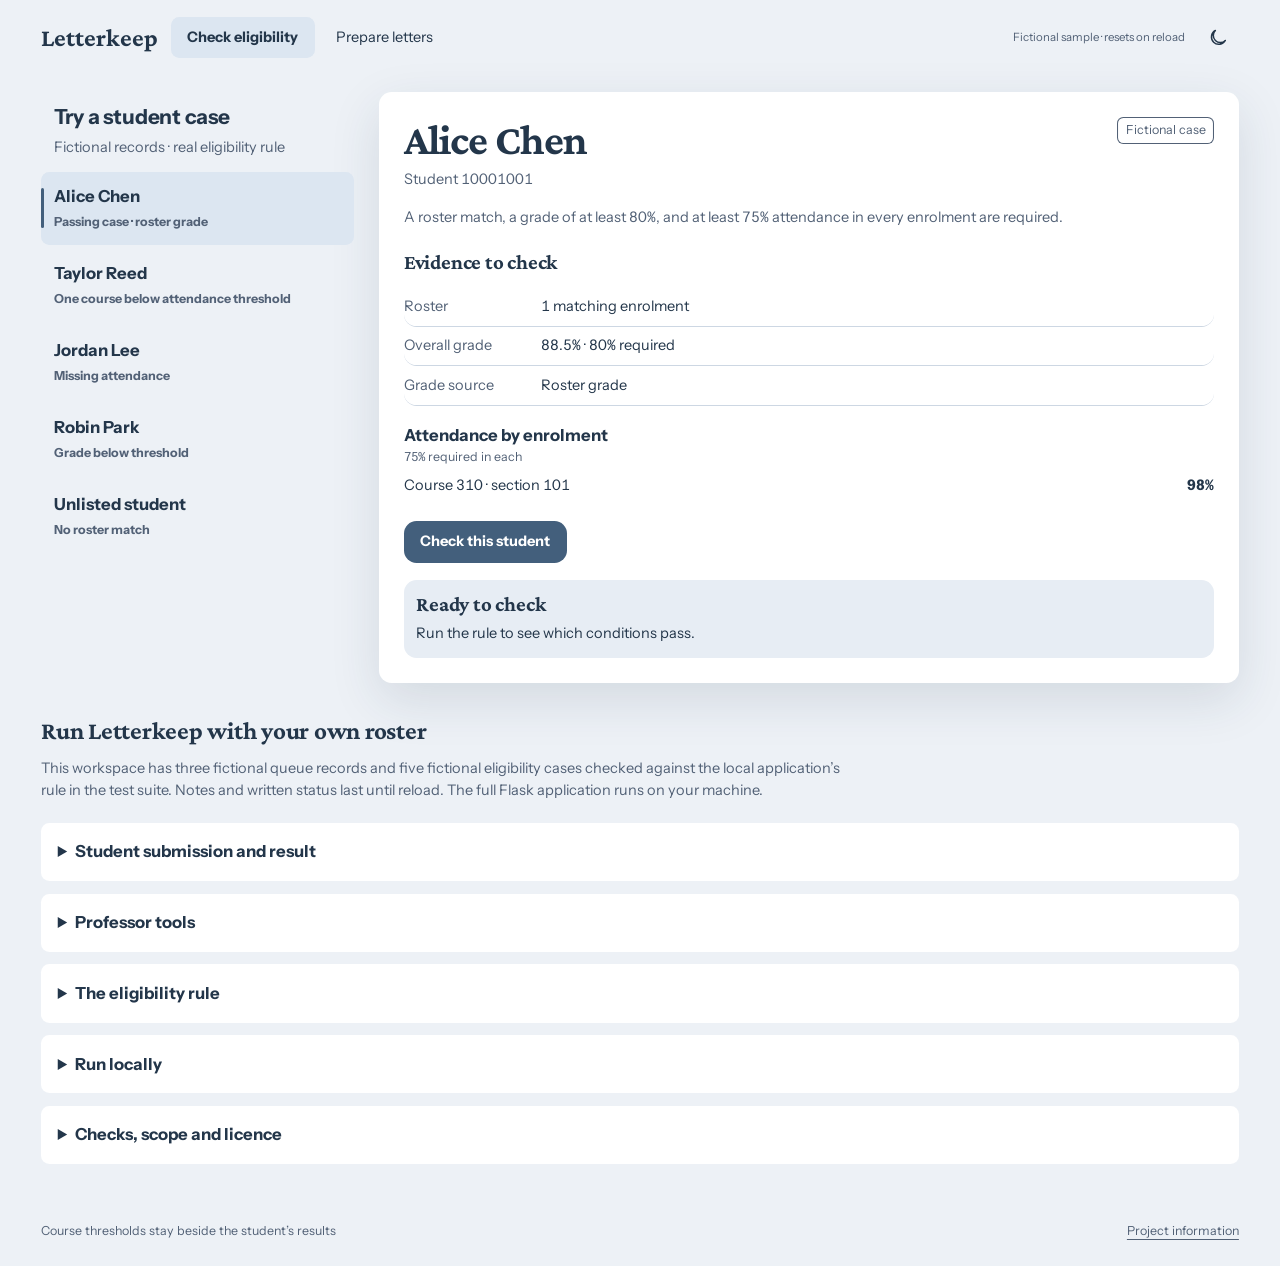
<file: docs/index.html>
<!doctype html>
<html data-suite-scale="fluid" lang="en" data-theme="light"><head><meta charset="utf-8"><meta name="viewport" content="width=device-width,initial-scale=1"><meta name="description" content="Check fictional eligibility cases, then prepare reference letters with course evidence and notes. Run the full local application with your own roster."><title>Letterkeep — Reference letters</title><script src="theme.js"></script><link rel="stylesheet" href="fonts.css"><link rel="stylesheet" href="tokens.css"><link rel="stylesheet" href="base.css"><link rel="stylesheet" href="style.css"><link rel="stylesheet" href="scale.css"></head>
<body data-project="letterkeep"><a class="skip" href="#eligibility-main">Skip to work</a>

<header data-header-form="queue-switch"><p class="wordmark">Letterkeep</p><nav class="workspace-nav" aria-label="Workspace"><button id="check-view" aria-current="page">Check eligibility</button><button id="queue-view">Prepare letters</button></nav><nav hidden class="folders segmented" aria-label="Letter folders"><button id="waiting-folder" aria-current="page">Waiting <span id="waiting-count">3</span></button><button id="written-folder">Written <span id="written-count">0</span></button></nav><p class="local-copy">Fictional sample · resets on reload</p></header>
<div id="eligibility-desk" class="desk eligibility-desk">
 <aside class="inbox"><div class="inbox-heading"><h2>Try a student case</h2><p>Fictional records · real eligibility rule</p></div><div id="case-list"></div></aside>
 <main id="eligibility-main" class="student-record panel raised" tabindex="-1" aria-labelledby="case-name">
  <div class="student-heading"><div><h1 id="case-name"></h1><p id="case-number"></p></div><span class="badge">Fictional case</span></div>
  <p class="case-intro">A roster match, a grade of at least 80%, and at least 75% attendance in every enrolment are required.</p>
  <section class="rule-evidence"><h2>Evidence to check</h2><dl id="case-evidence"></dl><h3>Attendance by enrolment <small>75% required in each</small></h3><div id="case-enrolments"></div></section>
  <div class="check-actions"><button id="run-check" class="primary" disabled>Check this student</button><button id="open-case-queue" hidden>Open in letter queue</button></div>
  <section id="check-result" role="status" aria-live="polite"><h2>Ready to check</h2><p>Run the rule to see which conditions pass.</p></section>
 </main>
</div>
<div id="faculty-desk" hidden class="desk working-object" data-alignment="queue-and-record-two-pane">
 <aside class="inbox"><div class="inbox-heading"><h2>Letters to prepare</h2><p id="queue-summary">3 waiting for a letter</p></div><div id="student-list"></div><p class="queue-note">Roster order <span class="key-hint">J / K to move</span></p></aside>
 <main id="main" class="student-record panel raised"><section id="empty-record" hidden><h1>No letters written yet</h1><p>Choose Waiting to open a record.</p></section><div class="record-content"><div class="student-heading"><div><h1 id="student-name">Alice Chen</h1><p id="student-number">Course 310, section 101</p></div><span class="badge success">Eligible</span></div><section class="metrics"><div class="metric"><span>Overall grade</span><strong id="grade">88.5%</strong><p>80% required</p><div class="metric-track"><span id="grade-bar"></span><i style="left:80%"></i></div></div><div class="metric"><span>Attendance</span><strong id="attendance">98%</strong><p>75% required</p><div class="metric-track"><span id="attendance-bar"></span><i style="left:75%"></i></div></div></section><div class="preparation-grid"><section class="documents" aria-labelledby="evidence-title"><h3 id="evidence-title">Course evidence</h3><p id="grade-source"></p><div id="evidence-preview"></div></section><section id="notes-section"><div class="notes-heading"><label for="notes">Notes for the letter</label><span>Notes reset on reload</span></div><div class="prompt-chips"><button data-prompt="How I know the student">How I know the student</button><button data-prompt="Work I observed">Work I observed</button><button data-prompt="Evidence of readiness">Evidence of readiness</button></div><textarea id="notes" rows="5" aria-label="Letter notes" placeholder="Choose a prompt to begin your notes"></textarea><div class="record-actions"><button class="primary" data-main-action id="start-notes">Start letter notes</button><button id="mark-written">Mark letter written</button></div><p class="session-note">Notes and written status reset on reload.</p></section></div><p id="record-status" role="status">Letter waiting to be written.</p></div></main>
</div>
<section class="project-guide" aria-labelledby="guide-title">
  <h2 id="guide-title">Run Letterkeep with your own roster</h2>
  <p>This workspace has three fictional queue records and five fictional eligibility cases checked against the local application’s rule in the test suite. Notes and written status last until reload. The full Flask application runs on your machine.</p>
  <div class="guide-grid">
    <details><summary>Student submission and result</summary>
      <p>The student sees the conditions before submitting their student number, transcript PDF, letter of interest and consent. A PDF grade is used when available, with manual entry as the fallback. The result shows which conditions are met, with roster names and enrolments kept private.</p>
      <div class="guide-shots"><figure><img src="screenshot-student.png" alt="Student submission form in the local app" loading="lazy"><figcaption>Student submission</figcaption></figure><figure><img src="screenshot-result.png" alt="Eligibility result in the local app" loading="lazy"><figcaption>Result and conditions</figcaption></figure></div>
    </details>
    <details><summary>Professor tools</summary>
      <p>The local professor dashboard has counts, recent checks and a quick student check. Eligible students can be marked written, moved back or removed. Uploaded documents can be downloaded. Roster, import, roster files, documents and threshold/notification settings retain their own pages.</p>
      <div class="guide-shots"><figure><img src="screenshot-dashboard.png" alt="Professor dashboard in the local app" loading="lazy"><figcaption>Dashboard and recent checks</figcaption></figure><figure><img src="screenshot-eligible.png" alt="Eligible student list in the local app" loading="lazy"><figcaption>Waiting and written letters</figcaption></figure></div>
    </details>
    <details><summary>The eligibility rule</summary>
      <ol><li>The student number must appear in an imported roster.</li><li>The grade must meet the threshold, initially 80%. Its source is recorded, including professor overrides.</li><li>Attendance must meet the threshold, initially 75%, in every enrolment. A missing rate or one course below the threshold fails this condition.</li></ol>
      <p>Roster imports accept common column spellings in any order and case. Course, section, year and term come from the import form. Absence values of 0.04 and 4 both mean four percent.</p>
    </details>
    <details id="run"><summary>Run locally</summary>
      <pre><code>git clone https://github.com/NickkkLian/Prof-Reference-System.git
cd Prof-Reference-System
python3 -m pip install -r requirements.txt
python3 run_web.py --seed</code></pre>
      <p>Python 3.10 or newer. The seed contains fifteen fictional students in two courses. The server listens on this machine at port 5001 and prints separate student and professor addresses. The professor address is the access key. SQLite, rosters and uploads stay on the machine running the app.</p>
    </details>
    <details><summary>Checks, scope and licence</summary>
      <pre><code>python3 -m pytest tests -q
python3 break_check.py</code></pre>
      <p>This public v1 snapshot was built for a faculty client whose name is withheld. The version in use is maintained privately. Desktop packaging, scanned-transcript OCR and actual email delivery require separate checks. Notifications send only when both an address and an API key are configured.</p>
      <p><a href="https://github.com/NickkkLian/Prof-Reference-System">Source and full documentation</a> · <a href="https://github.com/NickkkLian/Prof-Reference-System/blob/main/LICENSE">MIT licence</a></p>
    </details>
  </div>
</section>
<footer><span>Course thresholds stay beside the student’s results</span><a href="https://github.com/NickkkLian/Prof-Reference-System">Project information</a></footer><div class="toast" id="undo-toast" hidden role="status"><span>Letter marked written</span><button id="undo">Undo</button></div>

<script src="base.js"></script><script src="data.js"></script><script src="eligibility.js"></script><script src="app.js"></script></body></html>
</file>
<file: docs/fonts.css>
@font-face { font-family: "Crimson Pro"; src: url("fonts/CrimsonPro-Regular.woff2") format("woff2"); font-weight: 400; font-style: normal; font-display: swap; }
@font-face { font-family: "Crimson Pro"; src: url("fonts/CrimsonPro-Bold.woff2") format("woff2"); font-weight: 700; font-style: normal; font-display: swap; }
@font-face { font-family: "Instrument Sans"; src: url("fonts/InstrumentSans-Regular.woff2") format("woff2"); font-weight: 400; font-style: normal; font-display: swap; }
@font-face { font-family: "Instrument Sans"; src: url("fonts/InstrumentSans-Bold.woff2") format("woff2"); font-weight: 700; font-style: normal; font-display: swap; }
</file>
<file: docs/tokens.css>
:root { --display: "Crimson Pro",serif; --body: "Instrument Sans",sans-serif; --mono: "Instrument Sans",sans-serif; --radius: calc(8 * var(--suite-px, 1px)); --surface-radius: calc(10 * var(--suite-px, 1px)); --base: #edf1f6; --surface: #ffffff; --soft: #e7edf4; --text: #23364a; --muted: #526176; --line: #cdd7e3; --accent: #435f7c; --selection: #dce6f1; --shadow-color: #22364c20; }
:root[data-theme=dark] { --base: #17232f; --surface: #223142; --soft: #2c3c50; --text: #f1f5fa; --muted: #b5c4d5; --line: #455970; --accent: #b1cbe7; --selection: #344e6a; --shadow-color: #08111e80; --on-accent: var(--base); }
</file>
<file: docs/base.css>
* { box-sizing: border-box; border-radius: inherit; }
:root { --radius: calc(8 * var(--suite-px, 1px)); --surface-radius: calc(12 * var(--suite-px, 1px)); --ease: cubic-bezier(.23,1,.32,1); --shadow: 0 calc(16 * var(--suite-px, 1px)) calc(48 * var(--suite-px, 1px)) var(--shadow-color); --mask: #000; --success: #256343; --success-soft: #e5f3e9; --warning: #795015; --warning-soft: #fff1d6; --danger: #a12c38; --danger-soft: #fce8ea; --on-accent: #fff; --backdrop: #10182780; border-radius: var(--radius); }
:root[data-theme=dark] { --success: #a4dabb; --success-soft: #1c392a; --warning: #f1cf90; --warning-soft: #46381e; --danger: #f6b0b9; --danger-soft: #4c2630; }
body { margin: 0; background: var(--base); color: var(--text); font: calc(16 * var(--suite-px, 1px))/1.5 var(--body); font-variant-numeric: tabular-nums; }
button, input, select, textarea { font: inherit; color: inherit; }
button, select, summary { cursor: pointer; }
button, .button { display: inline-flex; justify-content: center; align-items: center; gap: calc(8 * var(--suite-px, 1px)); height: calc(40 * var(--suite-px, 1px)); padding: 0 calc(16 * var(--suite-px, 1px)); border: 0; background: var(--soft); text-decoration: none; font-size: calc(14 * var(--suite-px, 1px)); font-weight: 700; white-space: nowrap; transition: transform 160ms var(--ease), opacity 180ms var(--ease); }
button:active, .button:active { transform: scale(.97); }
button:disabled { opacity: .5; cursor: default; }
button:hover, .button:hover { opacity: .85; }
.primary { color: var(--on-accent); background: var(--accent); }
.ghost { background: transparent; }
.icon-button { width: calc(40 * var(--suite-px, 1px)); padding: calc(8 * var(--suite-px, 1px)); flex-shrink: 0; }
svg.icon { display: block; width: calc(20 * var(--suite-px, 1px)); height: calc(20 * var(--suite-px, 1px)); fill: none; stroke: currentColor; stroke-width: 1.7; stroke-linecap: round; stroke-linejoin: round; }
input, textarea, select { border: 0; background: var(--surface); box-shadow: inset 0 0 0 calc(1 * var(--suite-px, 1px)) var(--line); }
::placeholder { color: var(--muted); opacity: 1; }
input, select { height: calc(40 * var(--suite-px, 1px)); padding: calc(8 * var(--suite-px, 1px)) calc(12 * var(--suite-px, 1px)); min-width: 0; }
select { appearance: none; padding-right: calc(32 * var(--suite-px, 1px)); }
textarea { padding: calc(16 * var(--suite-px, 1px)); resize: vertical; width: 100%; }
a { color: inherit; text-underline-offset: calc(4 * var(--suite-px, 1px)); }
button, a, input, textarea, summary { outline-offset: calc(4 * var(--suite-px, 1px)); }
:focus-visible { outline: calc(2 * var(--suite-px, 1px)) solid var(--accent); }
h1,h2,h3,p,figure,pre,dl,dd { margin: 0; }
h1 { font: 700 clamp(calc(32 * var(--suite-px, 1px)),min(3.34vw, calc(41.082 * var(--suite-px, 1px))),calc(48 * var(--suite-px, 1px)))/1.08 var(--display); letter-spacing: -.02em; }
h2 { font: 700 calc(24 * var(--suite-px, 1px))/1.2 var(--display); letter-spacing: -.01em; }
h3 { font-size: calc(16 * var(--suite-px, 1px)); }
.muted, small { color: var(--muted); }
small { font-size: calc(12 * var(--suite-px, 1px)); }
.panel { border-radius: var(--surface-radius); background: var(--surface); }
.raised { box-shadow: var(--shadow); }
.badge { display: inline-flex; align-items: center; gap: calc(8 * var(--suite-px, 1px)); border-radius: calc(999 * var(--suite-px, 1px)); background: var(--soft); color: var(--muted); padding: calc(4 * var(--suite-px, 1px)) calc(8 * var(--suite-px, 1px)); font-size: calc(12 * var(--suite-px, 1px)); font-weight: 700; white-space: nowrap; }
.badge::before { content: ''; width: calc(6 * var(--suite-px, 1px)); height: calc(6 * var(--suite-px, 1px)); border-radius: 50%; background: currentColor; }
.badge.success { color: var(--success); background: var(--success-soft); }
.badge.warning { color: var(--warning); background: var(--warning-soft); }
.badge.danger { color: var(--danger); background: var(--danger-soft); }
.segmented { display: inline-flex; gap: calc(4 * var(--suite-px, 1px)); padding: calc(4 * var(--suite-px, 1px)); background: var(--soft); width: fit-content; position: relative; }
.segmented button { background: transparent; height: calc(32 * var(--suite-px, 1px)); padding: 0 calc(12 * var(--suite-px, 1px)); position: relative; z-index: 1; }
.segmented button[aria-pressed=true], .segmented button[aria-current] { color: var(--text); }
.segment-indicator { position: absolute; top: calc(4 * var(--suite-px, 1px)); left: calc(4 * var(--suite-px, 1px)); height: calc(32 * var(--suite-px, 1px)); width: var(--segment-width, 0px); background: var(--surface); box-shadow: 0 calc(2 * var(--suite-px, 1px)) calc(8 * var(--suite-px, 1px)) var(--shadow-color); transition: transform 180ms var(--ease); pointer-events: none; }
.tab-scroll { max-width: 100%; overflow: auto; scrollbar-width: none; mask-image: linear-gradient(to right, var(--mask) 94%, transparent); }
.tab-overflow { position: relative; min-width: 0; max-width: 100%; --scroll-surface: var(--surface); }
.tab-overflow .tab-scroll { mask-image: none; }
.tab-overflow.is-overflow::after { content: ''; position: absolute; top: 0; right: 0; bottom: 0; width: calc(72 * var(--suite-px, 1px)); background: linear-gradient(to right,transparent,var(--scroll-surface) 70%); z-index: 2; pointer-events: none; border-radius: 0; }
.tab-overflow .tab-more { position: absolute; top: 0; right: 0; z-index: 3; height: calc(40 * var(--suite-px, 1px)); padding: 0 calc(8 * var(--suite-px, 1px)); font-size: calc(12 * var(--suite-px, 1px)); background: var(--scroll-surface); }
.tab-overflow.is-overflow .tab-scroll { padding-right: calc(40 * var(--suite-px, 1px)); }
.table-scroll { overflow: auto; min-width: 0; }
table { width: 100%; border-spacing: 0; border-collapse: collapse; font-size: calc(14 * var(--suite-px, 1px)); }
th { text-align: left; font-size: calc(12 * var(--suite-px, 1px)); font-weight: 700; color: var(--muted); position: sticky; top: 0; background: var(--surface); z-index: 2; height: calc(40 * var(--suite-px, 1px)); white-space: nowrap; }
td { height: calc(44 * var(--suite-px, 1px)); }
th,td { padding: calc(8 * var(--suite-px, 1px)) calc(12 * var(--suite-px, 1px)); border-bottom: calc(1 * var(--suite-px, 1px)) solid var(--line); border-bottom-left-radius: 0; border-bottom-right-radius: 0; }
th button { height: calc(32 * var(--suite-px, 1px)); padding: 0; font-size: calc(12 * var(--suite-px, 1px)); background: transparent; color: inherit; }
td.num, th.num { text-align: right; font-family: var(--mono, var(--body)); }
tbody tr { cursor: pointer; }
tbody tr:hover { background: var(--soft); }
tbody tr.selected-row { background: var(--selection); }
.row-detail td { height: auto; background: var(--soft); white-space: normal; }
dialog { border: 0; background: var(--surface); color: var(--text); padding: calc(24 * var(--suite-px, 1px)); box-shadow: var(--shadow); width: min(calc(600 * var(--suite-px, 1px)),calc(100% - calc(32 * var(--suite-px, 1px)))); max-height: calc(100vh - calc(32 * var(--suite-px, 1px))); transition: transform 220ms var(--ease), opacity 180ms var(--ease); }
dialog::backdrop { background: var(--backdrop); }
dialog.sheet { position: fixed; inset: 0 0 0 auto; margin: 0; height: 100dvh; max-height: 100dvh; width: min(calc(880 * var(--suite-px, 1px)),100%); border-radius: var(--surface-radius) 0 0 var(--surface-radius); transform: translateX(0); transition: transform 220ms var(--ease), opacity 180ms var(--ease); }
dialog.sheet[open] { @starting-style { transform: translateX(calc(32 * var(--suite-px, 1px))); opacity: 0; } }
.dialog-title { display: flex; align-items: center; justify-content: space-between; gap: calc(16 * var(--suite-px, 1px)); margin-bottom: calc(16 * var(--suite-px, 1px)); }
.dialog-title .close { width: calc(40 * var(--suite-px, 1px)); padding: calc(8 * var(--suite-px, 1px)); }
.dialog-actions { display: flex; gap: calc(8 * var(--suite-px, 1px)); margin-top: calc(24 * var(--suite-px, 1px)); flex-wrap: wrap; }
.toast { position: fixed; bottom: calc(24 * var(--suite-px, 1px)); left: 50%; transform: translateX(-50%); z-index: 30; display: flex; align-items: center; gap: calc(16 * var(--suite-px, 1px)); padding: calc(8 * var(--suite-px, 1px)) calc(16 * var(--suite-px, 1px)); background: var(--text); color: var(--base); box-shadow: var(--shadow); max-width: calc(100% - calc(32 * var(--suite-px, 1px))); transition: transform 200ms var(--ease), opacity 180ms var(--ease); }
.toast button { color: var(--base); background: transparent; }
footer { padding: calc(24 * var(--suite-px, 1px)) calc(32 * var(--suite-px, 1px)); font-size: calc(12 * var(--suite-px, 1px)); color: var(--muted); display: flex; justify-content: space-between; gap: calc(16 * var(--suite-px, 1px)); }
[hidden] { display: none !important; }
.sr-only { position: absolute; width: calc(1 * var(--suite-px, 1px)); height: calc(1 * var(--suite-px, 1px)); padding: 0; overflow: hidden; clip-path: inset(50%); white-space: nowrap; }
.skip { position: fixed; top: calc(-80 * var(--suite-px, 1px)); left: calc(16 * var(--suite-px, 1px)); z-index: 50; padding: calc(12 * var(--suite-px, 1px)); background: var(--surface); }
.skip:focus { top: calc(16 * var(--suite-px, 1px)); }
.combo { position: relative; display: inline-block; min-width: calc(160 * var(--suite-px, 1px)); }
.combo-trigger { width: 100%; justify-content: space-between; background: var(--surface); box-shadow: inset 0 0 0 calc(1 * var(--suite-px, 1px)) var(--line); }
.combo-menu { position: absolute; top: calc(100% + calc(8 * var(--suite-px, 1px))); left: 0; z-index: 20; min-width: 100%; width: max-content; max-width: min(calc(320 * var(--suite-px, 1px)),80vw); max-height: calc(280 * var(--suite-px, 1px)); overflow: auto; padding: calc(4 * var(--suite-px, 1px)); background: var(--surface); box-shadow: var(--shadow); transition: opacity 180ms var(--ease), transform 180ms var(--ease); }
.combo-menu[hidden] { display: block !important; opacity: 0; transform: translateY(calc(-4 * var(--suite-px, 1px))); pointer-events: none; visibility: hidden; }
.combo-menu button { display: flex; width: 100%; text-align: left; justify-content: flex-start; background: transparent; }
.combo-menu button[aria-selected=true], .combo-menu button:focus { background: var(--selection); }
@media(max-width:700px) { footer { padding: calc(20 * var(--suite-px, 1px)); display: block; } footer span { display: block; margin-top: calc(8 * var(--suite-px, 1px)); } }
@media(prefers-reduced-motion:reduce) { *,*::before,*::after { transition-duration: 0s !important; animation-duration: 0s !important; scroll-behavior: auto !important; } }
</file>
<file: docs/style.css>
header { display: flex; align-items: center; gap: calc(24 * var(--suite-px, 1px)); padding: calc(16 * var(--suite-px, 1px)) calc(32 * var(--suite-px, 1px)); }
.wordmark { font: 700 calc(24 * var(--suite-px, 1px)) var(--display); }
.local-copy { margin-left: auto; color: var(--muted); font-size: calc(12 * var(--suite-px, 1px)); }
.desk { padding: calc(16 * var(--suite-px, 1px)) calc(32 * var(--suite-px, 1px)) 0; display: grid; grid-template-columns: minmax(calc(272 * var(--suite-px, 1px)),.8fr) minmax(0,2.2fr); gap: calc(32 * var(--suite-px, 1px)); min-height: calc(740 * var(--suite-px, 1px)); }
.inbox-heading { padding: calc(16 * var(--suite-px, 1px)) calc(12 * var(--suite-px, 1px)) calc(24 * var(--suite-px, 1px)); }
.inbox h2 { font: 700 calc(24 * var(--suite-px, 1px)) var(--body); }
.inbox-heading p { margin-top: calc(8 * var(--suite-px, 1px)); color: var(--muted); font-size: calc(14 * var(--suite-px, 1px)); }
.student-row { display: block; position: relative; height: auto; min-height: calc(100 * var(--suite-px, 1px)); width: 100%; text-align: left; padding: calc(16 * var(--suite-px, 1px)); background: transparent; margin-bottom: calc(8 * var(--suite-px, 1px)); }
.student-row[aria-pressed=true] { background: var(--selection); }
.student-row[aria-pressed=true]::before { content: ''; position: absolute; left: 0; top: calc(16 * var(--suite-px, 1px)); bottom: calc(16 * var(--suite-px, 1px)); width: calc(3 * var(--suite-px, 1px)); border-radius: calc(4 * var(--suite-px, 1px)); background: var(--accent); }
.student-row strong { display: block; font-size: calc(16 * var(--suite-px, 1px)); }
.student-row small { display: block; margin-top: calc(4 * var(--suite-px, 1px)); }
.student-meta { margin-top: calc(12 * var(--suite-px, 1px)); display: flex; align-items: center; gap: calc(12 * var(--suite-px, 1px)); }
.document-dots { display: flex; gap: calc(4 * var(--suite-px, 1px)); color: var(--muted); font-size: calc(12 * var(--suite-px, 1px)); align-items: center; }
.document-dots i { width: calc(6 * var(--suite-px, 1px)); height: calc(6 * var(--suite-px, 1px)); background: var(--line); border-radius: 50%; }
.queue-note { padding: calc(16 * var(--suite-px, 1px)) calc(12 * var(--suite-px, 1px)); color: var(--muted); font-size: calc(12 * var(--suite-px, 1px)); }
.key-hint { float: right; opacity: 0; transition: opacity 150ms var(--ease); }
.inbox:hover .key-hint { opacity: 1; }
.student-record { padding: calc(32 * var(--suite-px, 1px)); }
.student-heading { display: flex; align-items: start; justify-content: space-between; gap: calc(16 * var(--suite-px, 1px)); }
#student-name { font-size: clamp(calc(32 * var(--suite-px, 1px)),min(2.78vw, calc(34.194 * var(--suite-px, 1px))),calc(40 * var(--suite-px, 1px))); }
#student-number { margin-top: calc(8 * var(--suite-px, 1px)); color: var(--muted); font-size: calc(14 * var(--suite-px, 1px)); }
.metrics { display: grid; grid-template-columns: 1fr 1fr; gap: calc(24 * var(--suite-px, 1px)); margin-top: calc(28 * var(--suite-px, 1px)); }
.metric { padding: calc(20 * var(--suite-px, 1px)); background: var(--soft); }
.metric > span { font-size: calc(14 * var(--suite-px, 1px)); color: var(--muted); }
.metric strong { display: block; font-size: calc(32 * var(--suite-px, 1px)); font-weight: 700; margin-top: calc(4 * var(--suite-px, 1px)); letter-spacing: -.02em; }
.metric p { font-size: calc(12 * var(--suite-px, 1px)); color: var(--muted); }
.metric-track { position: relative; height: calc(4 * var(--suite-px, 1px)); margin-top: calc(16 * var(--suite-px, 1px)); background: var(--line); border-radius: calc(999 * var(--suite-px, 1px)); }
.metric-track span { display: block; height: 100%; background: var(--accent); border-radius: calc(999 * var(--suite-px, 1px)); }
.metric-track i { position: absolute; width: calc(2 * var(--suite-px, 1px)); height: calc(12 * var(--suite-px, 1px)); top: calc(-4 * var(--suite-px, 1px)); background: var(--text); }
.documents { margin-top: calc(24 * var(--suite-px, 1px)); }
.file-chips { display: flex; flex-wrap: wrap; gap: calc(12 * var(--suite-px, 1px)); margin-top: calc(12 * var(--suite-px, 1px)); }
.file-chips > span { padding: calc(8 * var(--suite-px, 1px)) calc(12 * var(--suite-px, 1px)); display: inline-flex; gap: calc(12 * var(--suite-px, 1px)); align-items: center; box-shadow: inset 0 0 0 calc(1 * var(--suite-px, 1px)) var(--line); font-size: calc(14 * var(--suite-px, 1px)); }
.documents p { margin-top: calc(8 * var(--suite-px, 1px)); color: var(--muted); font-size: calc(12 * var(--suite-px, 1px)); }
.record-actions { display: flex; flex-wrap: wrap; gap: calc(8 * var(--suite-px, 1px)); margin-top: calc(24 * var(--suite-px, 1px)); }
#notes-section { margin-top: calc(24 * var(--suite-px, 1px)); padding: calc(16 * var(--suite-px, 1px)); background: var(--soft); }
.notes-heading { display: flex; align-items: center; justify-content: space-between; gap: calc(12 * var(--suite-px, 1px)); font-size: calc(14 * var(--suite-px, 1px)); font-weight: 700; }
.notes-heading span { font-size: calc(12 * var(--suite-px, 1px)); color: var(--muted); font-weight: 400; }
.prompt-chips { display: flex; flex-wrap: wrap; gap: calc(8 * var(--suite-px, 1px)); margin: calc(12 * var(--suite-px, 1px)) 0; }
.prompt-chips button { height: calc(32 * var(--suite-px, 1px)); padding: 0 calc(8 * var(--suite-px, 1px)); font-size: calc(12 * var(--suite-px, 1px)); font-weight: 400; box-shadow: inset 0 0 0 calc(1 * var(--suite-px, 1px)) var(--line); }
#notes { font: 400 calc(16 * var(--suite-px, 1px))/1.6 var(--display); background-color: var(--surface); background-image: url('assets/paper.svg'); min-height: calc(144 * var(--suite-px, 1px)); }
#record-status { color: var(--muted); font-size: calc(12 * var(--suite-px, 1px)); margin-top: calc(12 * var(--suite-px, 1px)); }
#empty-record p { margin-top: calc(16 * var(--suite-px, 1px)); color: var(--muted); }
.badge { border-radius: calc(6 * var(--suite-px, 1px)); background: transparent; padding: calc(4 * var(--suite-px, 1px)) calc(8 * var(--suite-px, 1px)); font-weight: 400; box-shadow: inset 0 0 0 calc(1 * var(--suite-px, 1px)) currentColor; }
.badge::before { display: none; }
.badge.success { background: transparent; }
.badge.success::before { display: inline; content: '✓'; width: auto; height: auto; background: none; }
.folders { background: transparent; gap: calc(12 * var(--suite-px, 1px)); padding: calc(4 * var(--suite-px, 1px)); }
.folders button { font-weight: 400; }
.folders button[aria-current] { font-weight: 700; }
.folders .segment-indicator { box-shadow: none; background: var(--selection); border-radius: calc(8 * var(--suite-px, 1px)); }
#waiting-count,#written-count { display: inline-block; padding: 0 calc(4 * var(--suite-px, 1px)); border-radius: calc(4 * var(--suite-px, 1px)); background: var(--surface); }
@media(max-width:1000px) { .desk { grid-template-columns: calc(240 * var(--suite-px, 1px)) minmax(0,1fr); gap: calc(20 * var(--suite-px, 1px)); padding: calc(16 * var(--suite-px, 1px)) calc(20 * var(--suite-px, 1px)) 0; } .student-record { padding: calc(24 * var(--suite-px, 1px)); } .student-heading { flex-wrap: wrap; } .metrics { gap: calc(16 * var(--suite-px, 1px)); } }
@media(max-width:700px) { header { padding: calc(12 * var(--suite-px, 1px)) calc(16 * var(--suite-px, 1px)); gap: calc(12 * var(--suite-px, 1px)); flex-wrap: wrap; } .wordmark { font-size: calc(16 * var(--suite-px, 1px)); } .local-copy { display: none; } header .theme-toggle { margin-left: auto; width: calc(32 * var(--suite-px, 1px)); } .folders button { padding: 0 calc(8 * var(--suite-px, 1px)); font-size: calc(12 * var(--suite-px, 1px)); } .desk { display: block; padding: 0 calc(16 * var(--suite-px, 1px)); min-height: 0; } .inbox-heading { padding: calc(8 * var(--suite-px, 1px)) 0; } .inbox h2 { font-size: calc(16 * var(--suite-px, 1px)); } .inbox-heading p { display: none; } #student-list { display: flex; gap: calc(8 * var(--suite-px, 1px)); overflow: auto; mask-image: linear-gradient(to right,var(--mask) 94%,transparent); } .student-row { flex: 0 0 calc(196 * var(--suite-px, 1px)); min-height: calc(80 * var(--suite-px, 1px)); padding: calc(12 * var(--suite-px, 1px)); } .student-meta { margin-top: calc(8 * var(--suite-px, 1px)); } .document-dots { display: none; } .queue-note { display: none; } .student-record { padding: calc(20 * var(--suite-px, 1px)); margin-top: calc(8 * var(--suite-px, 1px)); } .student-heading { gap: calc(12 * var(--suite-px, 1px)); } .metrics { margin-top: calc(16 * var(--suite-px, 1px)); gap: calc(12 * var(--suite-px, 1px)); } .metric { padding: calc(12 * var(--suite-px, 1px)); } .metric strong { font-size: calc(24 * var(--suite-px, 1px)); } .documents { margin-top: calc(16 * var(--suite-px, 1px)); } .file-chips { gap: calc(8 * var(--suite-px, 1px)); } .file-chips > span { font-size: calc(12 * var(--suite-px, 1px)); padding: calc(4 * var(--suite-px, 1px)) calc(8 * var(--suite-px, 1px)); gap: calc(8 * var(--suite-px, 1px)); } .record-actions { margin-top: calc(16 * var(--suite-px, 1px)); } .record-actions button { padding: 0 calc(12 * var(--suite-px, 1px)); font-size: calc(12 * var(--suite-px, 1px)); } #notes-section { margin-top: calc(16 * var(--suite-px, 1px)); padding: calc(12 * var(--suite-px, 1px)); } .notes-heading span { display: none; } .prompt-chips { display: none; } #notes { margin-top: calc(8 * var(--suite-px, 1px)); min-height: calc(112 * var(--suite-px, 1px)); height: calc(112 * var(--suite-px, 1px)); } }

/* The original public tour remains available below the working sample. */
.project-guide { padding: calc(32 * var(--suite-px, 1px)); }
.project-guide > p { margin-top: calc(12 * var(--suite-px, 1px)); max-width: 80ch; color: var(--muted); font-size: calc(14 * var(--suite-px, 1px)); }
.guide-grid { display: grid; gap: calc(12 * var(--suite-px, 1px)); margin-top: calc(20 * var(--suite-px, 1px)); }
.guide-grid details { padding: calc(16 * var(--suite-px, 1px)); background: var(--surface); }
.guide-grid summary { font-weight: 700; }
.guide-grid p,.guide-grid ol,.guide-grid pre { margin-top: calc(16 * var(--suite-px, 1px)); font-size: calc(14 * var(--suite-px, 1px)); }
.guide-grid p { max-width: 80ch; color: var(--muted); }
.guide-grid pre { white-space: pre-wrap; overflow-wrap: anywhere; padding: calc(16 * var(--suite-px, 1px)); background: var(--soft); }
.guide-shots { display: grid; grid-template-columns: 1fr 1fr; gap: calc(16 * var(--suite-px, 1px)); margin-top: calc(16 * var(--suite-px, 1px)); }
.guide-shots img { width: 100%; height: auto; }
.guide-shots figcaption { font-size: calc(12 * var(--suite-px, 1px)); color: var(--muted); margin-top: calc(8 * var(--suite-px, 1px)); }
@media(max-width:700px) { .project-guide { padding: calc(24 * var(--suite-px, 1px)) calc(16 * var(--suite-px, 1px)); } .guide-shots { grid-template-columns: 1fr; } }


/* Eligibility inputs and a compact letter preparation surface. */
.workspace-nav { display:flex; gap:calc(4 * var(--suite-px, 1px)); }
.workspace-nav button { background:transparent; font-weight:400; }
.workspace-nav button[aria-current] { background:var(--selection); font-weight:700; }
.desk { min-height:0; align-items:start; gap:calc(24 * var(--suite-px, 1px)); }
.inbox-heading { padding:calc(12 * var(--suite-px, 1px)); }
.inbox h2 { font-size:calc(20 * var(--suite-px, 1px)); }
.student-row { min-height:0; padding:calc(12 * var(--suite-px, 1px)); margin-bottom:calc(4 * var(--suite-px, 1px)); }
.student-record { padding:calc(24 * var(--suite-px, 1px)); }
.metrics { gap:calc(12 * var(--suite-px, 1px)); margin-top:calc(16 * var(--suite-px, 1px)); }
.metric { padding:calc(12 * var(--suite-px, 1px)); display:grid; grid-template-columns:1fr auto; column-gap:calc(12 * var(--suite-px, 1px)); align-items:center; }
.metric strong { grid-column:2; grid-row:1/3; font-size:calc(24 * var(--suite-px, 1px)); margin:0; }
.metric-track { grid-column:1/-1; margin-top:calc(8 * var(--suite-px, 1px)); }
.preparation-grid { display:grid; grid-template-columns:.85fr 1.3fr; gap:calc(20 * var(--suite-px, 1px)); margin-top:calc(20 * var(--suite-px, 1px)); }
.documents, #notes-section { margin-top:0; }
.documents details { margin-top:calc(12 * var(--suite-px, 1px)); padding-block:calc(8 * var(--suite-px, 1px)); border-bottom:1px solid var(--line); font-size:calc(14 * var(--suite-px, 1px)); }
.documents summary { font-weight:700; }
#notes-section { padding:calc(12 * var(--suite-px, 1px)); min-width:0; }
.notes-heading { flex-wrap:wrap; gap:calc(4 * var(--suite-px, 1px)); }
.notes-heading span { display:inline; }
.prompt-chips { gap:calc(4 * var(--suite-px, 1px)); margin-block:calc(8 * var(--suite-px, 1px)); }
#notes { min-height:calc(120 * var(--suite-px, 1px)); height:calc(120 * var(--suite-px, 1px)); }
.record-actions { margin-top:calc(8 * var(--suite-px, 1px)); }
.record-actions button { padding-inline:calc(10 * var(--suite-px, 1px)); font-size:calc(12 * var(--suite-px, 1px)); }
.session-note { margin-top:calc(8 * var(--suite-px, 1px)); font-size:calc(12 * var(--suite-px, 1px)); color:var(--muted); }
.case-intro { margin-top:calc(16 * var(--suite-px, 1px)); color:var(--muted); font-size:calc(14 * var(--suite-px, 1px)); max-width:66ch; }
#case-number { margin-top:calc(6 * var(--suite-px, 1px)); color:var(--muted); font-size:calc(14 * var(--suite-px, 1px)); }
.rule-evidence { margin-top:calc(20 * var(--suite-px, 1px)); }
.rule-evidence h2,#check-result h2 { font-size:calc(20 * var(--suite-px, 1px)); }
#case-evidence { margin-block:calc(12 * var(--suite-px, 1px)); }
#case-evidence > div { display:grid; grid-template-columns:calc(120 * var(--suite-px, 1px)) 1fr; gap:calc(12 * var(--suite-px, 1px)); padding-block:calc(8 * var(--suite-px, 1px)); border-bottom:1px solid var(--line); font-size:calc(14 * var(--suite-px, 1px)); }
#case-evidence dt { color:var(--muted); }
.rule-evidence h3 { margin-top:calc(16 * var(--suite-px, 1px)); }
.rule-evidence h3 small { display:block; font-weight:400; }
#case-enrolments p { display:flex; justify-content:space-between; gap:calc(12 * var(--suite-px, 1px)); padding-block:calc(8 * var(--suite-px, 1px)); font-size:calc(14 * var(--suite-px, 1px)); }
.check-actions { display:flex; flex-wrap:wrap; gap:calc(8 * var(--suite-px, 1px)); margin-top:calc(16 * var(--suite-px, 1px)); }
#check-result { margin-top:calc(16 * var(--suite-px, 1px)); padding:calc(12 * var(--suite-px, 1px)); background:var(--soft); }
#check-result p { margin-top:calc(6 * var(--suite-px, 1px)); font-size:calc(14 * var(--suite-px, 1px)); }
#check-result.passes { background:var(--success-soft); }
#check-result.fails { background:var(--warning-soft); }
@media(min-width:701px) { header { flex-wrap:wrap; gap:calc(12 * var(--suite-px, 1px)); } .local-copy { font-size:calc(11 * var(--suite-px, 1px)); } }
@media(max-width:1000px) { .preparation-grid { grid-template-columns:1fr; } }
@media(max-width:700px) {
  header { flex-wrap:wrap; }
  .workspace-nav { order:2; width:100%; }
  .folders { order:3; }
  .eligibility-desk { display:block; }
  #case-list { display:flex; overflow:auto; gap:8px; padding-bottom:8px; }
  #case-list .student-row { min-width:200px; flex:0 0 200px; }
  .student-record { padding:20px 16px; }
  .student-heading { flex-wrap:wrap; }
  .preparation-grid { display:block; }
  #notes-section { margin-top:16px; }
  #case-evidence > div { grid-template-columns:90px 1fr; }
  #case-enrolments p { flex-wrap:wrap; }
}

.eligibility-desk .student-row { white-space:normal; }
@media(max-width:700px) {
  .metric { display:block; }
  .metric strong { margin-top:4px; }
}
</file>
<file: docs/scale.css>
/* Fluid layout unit, relative to a 1230px reference viewport. */
:root { --suite-screen-unit: clamp(16px, calc(100vw * 16 / 1230), calc(16px * 1920 / 1230)); --suite-text-min: calc(var(--suite-screen-unit) * .75); }
html[data-suite-scale="fluid"] { --suite-px: calc(var(--suite-screen-unit) / 16); font-size: var(--suite-screen-unit); }
@media (min-width:1230px) { body { max-width:calc(1215 * var(--suite-px, 1px)); margin-inline:auto; } }
.sr-only, .grading-note { width: 1px; height: 1px; }
</file>
